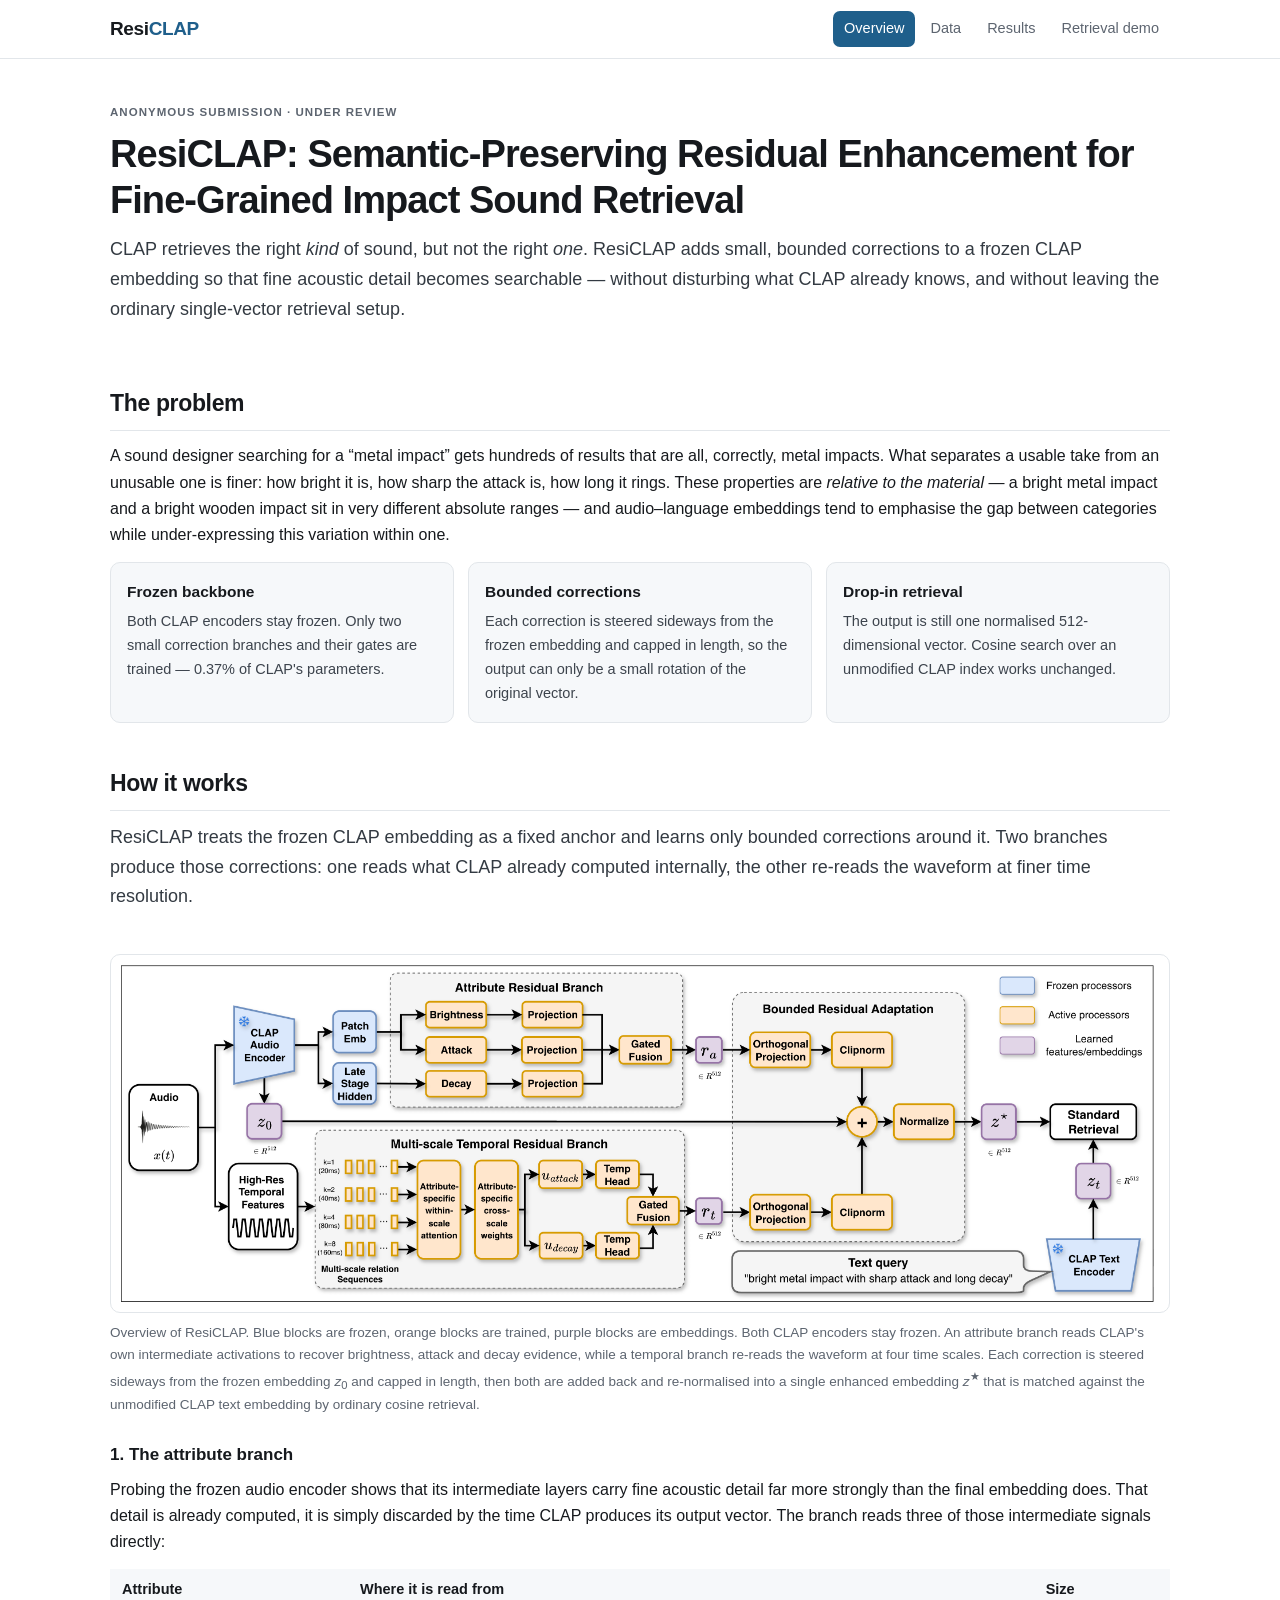
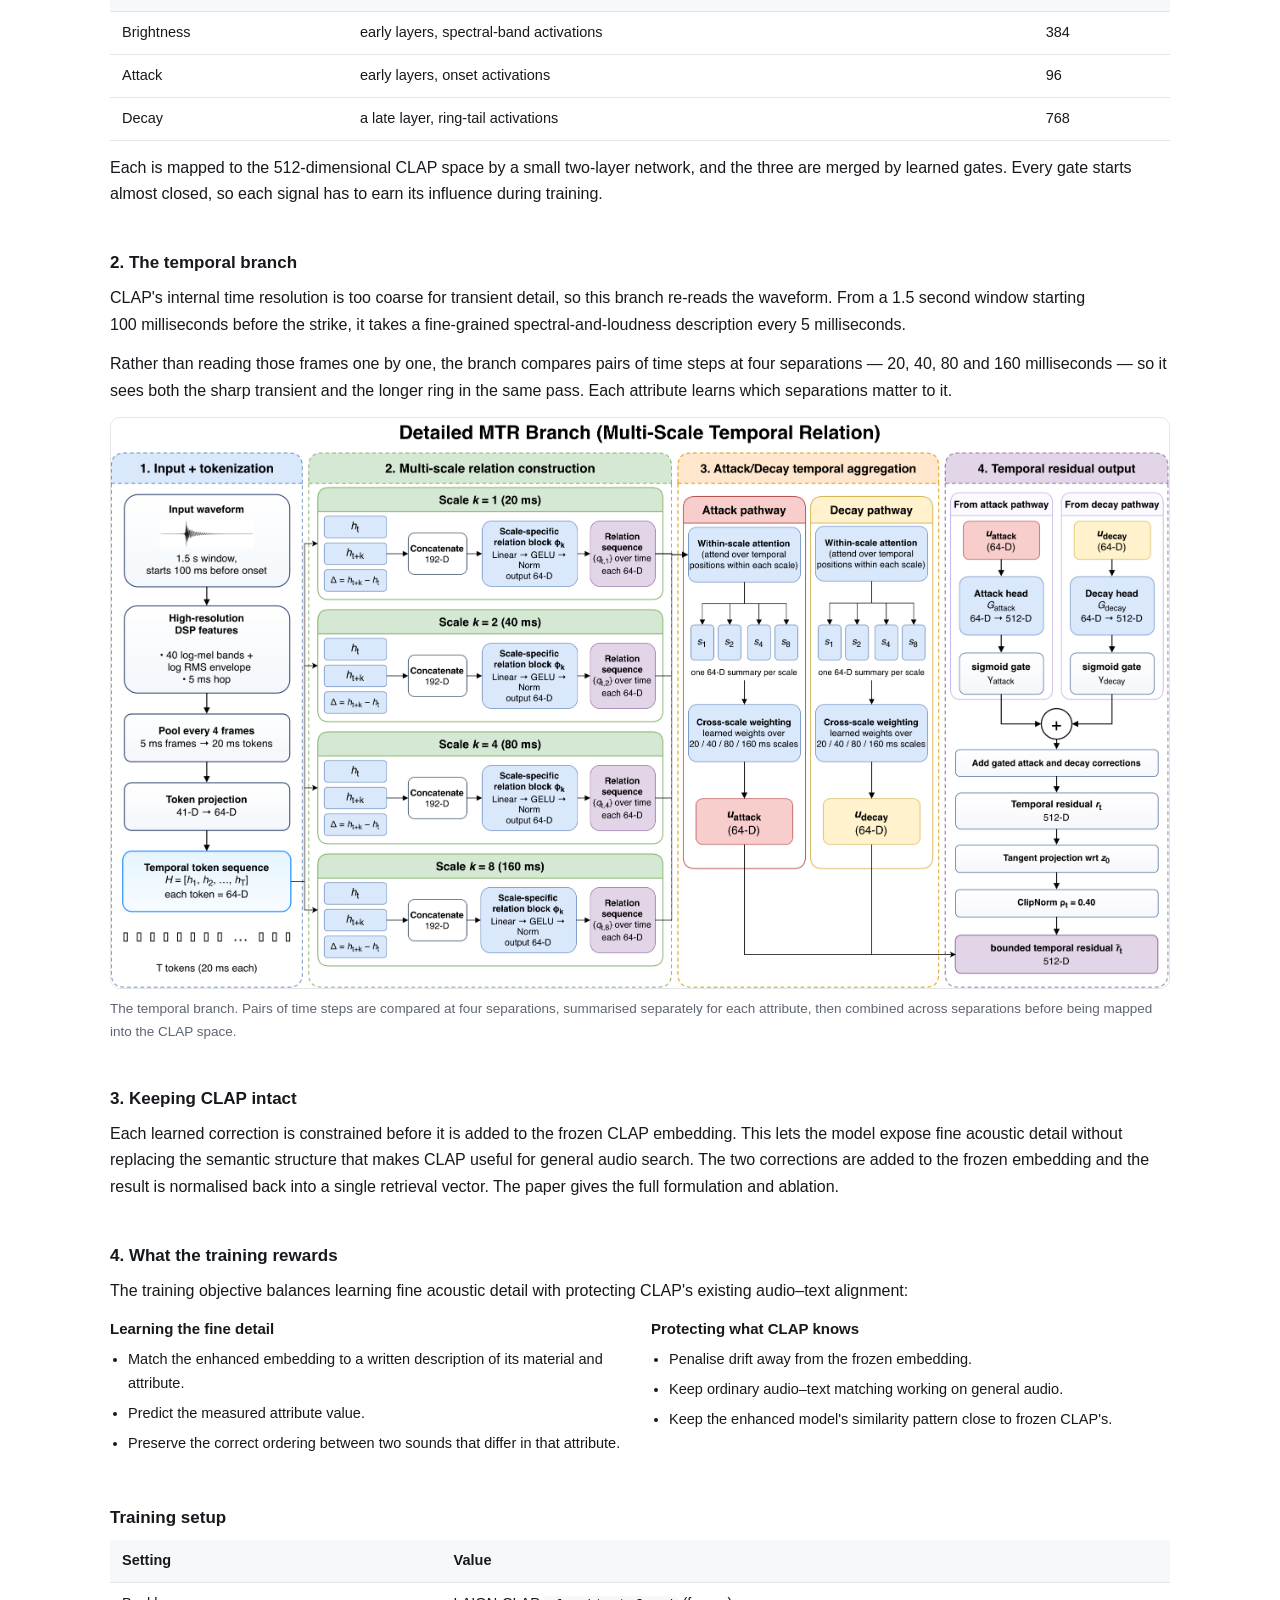
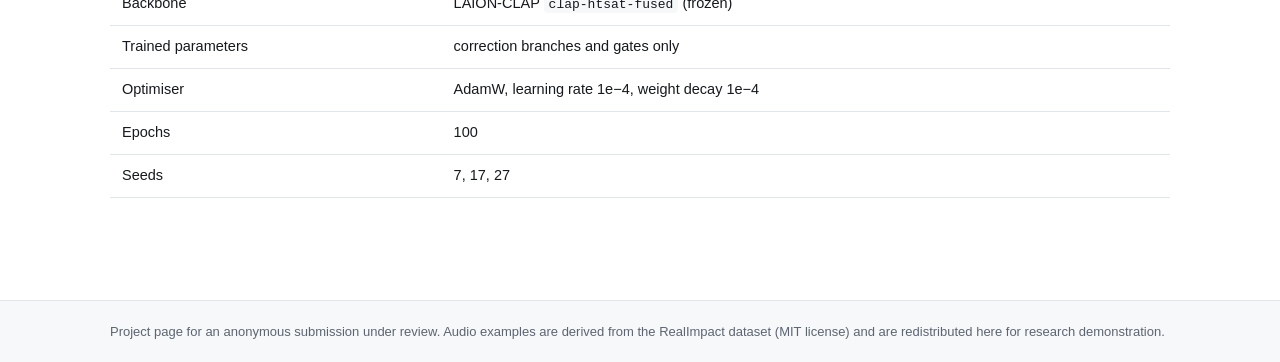
<file: index.html>
<!DOCTYPE html>
<html lang="en">
<head>
<meta charset="utf-8">
<meta name="viewport" content="width=device-width, initial-scale=1">
<title>ResiCLAP: Semantic-Preserving Residual Enhancement for Fine-Grained Impact Sound Retrieval</title>
<meta name="description" content="Project page for ResiCLAP: Semantic-Preserving Residual Enhancement for Fine-Grained Impact Sound Retrieval">
<link rel="stylesheet" href="assets/css/site.css">
</head>
<body>
<header class="topbar">
  <div class="wrap">
    <a class="brand" href="index.html">Resi<span>CLAP</span></a>
    <nav><a href="index.html" class="active">Overview</a><a href="dataset.html">Data</a><a href="results.html">Results</a><a href="demo.html">Retrieval demo</a></nav>
  </div>
</header>
<main class="wrap">

<section class="hero">
  <p class="eyebrow">Anonymous submission &middot; under review</p>
  <h1>ResiCLAP: Semantic-Preserving Residual Enhancement for Fine-Grained Impact Sound Retrieval</h1>
  <p class="lede">CLAP retrieves the right <em>kind</em> of sound, but not the
  right <em>one</em>. ResiCLAP adds small, bounded corrections to a frozen CLAP
  embedding so that fine acoustic detail becomes searchable &mdash; without
  disturbing what CLAP already knows, and without leaving the ordinary
  single-vector retrieval setup.</p>
</section>

<section>
  <h2>The problem</h2>
  <p>A sound designer searching for a &ldquo;metal impact&rdquo; gets hundreds
  of results that are all, correctly, metal impacts. What separates a usable
  take from an unusable one is finer: how bright it is, how sharp the attack
  is, how long it rings. These properties are <em>relative to the material</em>
  &mdash; a bright metal impact and a bright wooden impact sit in very
  different absolute ranges &mdash; and audio&ndash;language embeddings tend to
  emphasise the gap between categories while under-expressing this variation
  within one.</p>

  <div class="cards">
    <div class="card">
      <h3>Frozen backbone</h3>
      <p>Both CLAP encoders stay frozen. Only two small correction branches and
      their gates are trained &mdash; 0.37% of CLAP's parameters.</p>
    </div>
    <div class="card">
      <h3>Bounded corrections</h3>
      <p>Each correction is steered sideways from the frozen embedding and
      capped in length, so the output can only be a small rotation of the
      original vector.</p>
    </div>
    <div class="card">
      <h3>Drop-in retrieval</h3>
      <p>The output is still one normalised 512-dimensional vector. Cosine
      search over an unmodified CLAP index works unchanged.</p>
    </div>
  </div>
</section>

<section id="method">
  <h2>How it works</h2>
  <p class="lede">ResiCLAP treats the frozen CLAP embedding as a fixed anchor
  and learns only bounded corrections around it. Two branches produce those
  corrections: one reads what CLAP already computed internally, the other
  re-reads the waveform at finer time resolution.</p>
</section>

<figure class="fig wide">
  <img src="assets/img/architecture.png" alt="Overview of ResiCLAP. Blue blocks are frozen, orange blocks are trained, purple blocks are embeddings. Both CL" loading="lazy">
  <figcaption>Overview of ResiCLAP. Blue blocks are frozen, orange blocks are trained, purple blocks are embeddings. Both CLAP encoders stay frozen. An attribute branch reads CLAP's own intermediate activations to recover brightness, attack and decay evidence, while a temporal branch re-reads the waveform at four time scales. Each correction is steered sideways from the frozen embedding <em>z</em><sub>0</sub> and capped in length, then both are added back and re-normalised into a single enhanced embedding <em>z</em><sup>&#9733;</sup> that is matched against the unmodified CLAP text embedding by ordinary cosine retrieval.</figcaption>
</figure>

<section>
  <h3>1. The attribute branch</h3>
  <p>Probing the frozen audio encoder shows that its intermediate layers carry
  fine acoustic detail far more strongly than the final embedding does. That
  detail is already computed, it is simply discarded by the time CLAP produces
  its output vector. The branch reads three of those intermediate signals
  directly:</p>
  <div class="tablewrap"><table><thead><tr><th>Attribute</th><th>Where it is read from</th><th>Size</th></tr></thead><tbody><tr><td>Brightness</td><td>early layers, spectral-band activations</td><td>384</td></tr><tr><td>Attack</td><td>early layers, onset activations</td><td>96</td></tr><tr><td>Decay</td><td>a late layer, ring-tail activations</td><td>768</td></tr></tbody></table></div>
  <p>Each is mapped to the 512-dimensional CLAP space by a small two-layer
  network, and the three are merged by learned gates. Every gate starts almost
  closed, so each signal has to earn its influence during training.</p>
</section>

<section>
  <h3>2. The temporal branch</h3>
  <p>CLAP's internal time resolution is too coarse for transient detail, so
  this branch re-reads the waveform. From a 1.5&nbsp;second window starting
  100&nbsp;milliseconds before the strike, it takes a fine-grained
  spectral-and-loudness description every 5&nbsp;milliseconds.</p>
  <p>Rather than reading those frames one by one, the branch compares pairs of
  time steps at four separations &mdash; 20, 40, 80 and 160&nbsp;milliseconds
  &mdash; so it sees both the sharp transient and the longer ring in the same
  pass. Each attribute learns which separations matter to it.</p>
  <figure class="fig ">
  <img src="assets/img/temporal_branch.png" alt="The temporal branch. Pairs of time steps are compared at four separations, summarised separately for each attr" loading="lazy">
  <figcaption>The temporal branch. Pairs of time steps are compared at four separations, summarised separately for each attribute, then combined across separations before being mapped into the CLAP space.</figcaption>
</figure>
</section>

<section>
  <h3>3. Keeping CLAP intact</h3>
  <p>Each learned correction is constrained before it is added to the frozen
  CLAP embedding. This lets the model expose fine acoustic detail without
  replacing the semantic structure that makes CLAP useful for general audio
  search. The two corrections are added to the frozen embedding and the result
  is normalised back into a single retrieval vector. The paper gives the full
  formulation and ablation.</p>
</section>

<section>
  <h3>4. What the training rewards</h3>
  <p>The training objective balances learning fine acoustic detail with
  protecting CLAP's existing audio&ndash;text alignment:</p>
  <div class="cols">
    <div>
      <h4>Learning the fine detail</h4>
      <ul>
        <li>Match the enhanced embedding to a written description of its
        material and attribute.</li>
        <li>Predict the measured attribute value.</li>
        <li>Preserve the correct ordering between two sounds that differ in
        that attribute.</li>
      </ul>
    </div>
    <div>
      <h4>Protecting what CLAP knows</h4>
      <ul>
        <li>Penalise drift away from the frozen embedding.</li>
        <li>Keep ordinary audio&ndash;text matching working on general
        audio.</li>
        <li>Keep the enhanced model's similarity pattern close to frozen
        CLAP's.</li>
      </ul>
    </div>
  </div>
</section>

<section>
  <h3>Training setup</h3>
  <div class="tablewrap"><table><thead><tr><th>Setting</th><th>Value</th></tr></thead><tbody><tr><td>Backbone</td><td>LAION-CLAP <code>clap-htsat-fused</code> (frozen)</td></tr><tr><td>Trained parameters</td><td>correction branches and gates only</td></tr><tr><td>Optimiser</td><td>AdamW, learning rate 1e&minus;4, weight decay 1e&minus;4</td></tr><tr><td>Epochs</td><td>100</td></tr><tr><td>Seeds</td><td>7, 17, 27</td></tr></tbody></table></div>
</section>

</main>
<footer class="footer">
  <div class="wrap">
    <p>Project page for an anonymous submission under review. Audio examples are
    derived from the RealImpact dataset (MIT license) and are redistributed here
    for research demonstration.</p>
  </div>
</footer>
<script src="assets/js/data-retrieval.js"></script>
<script src="assets/js/site.js"></script>
</body>
</html>
</file>
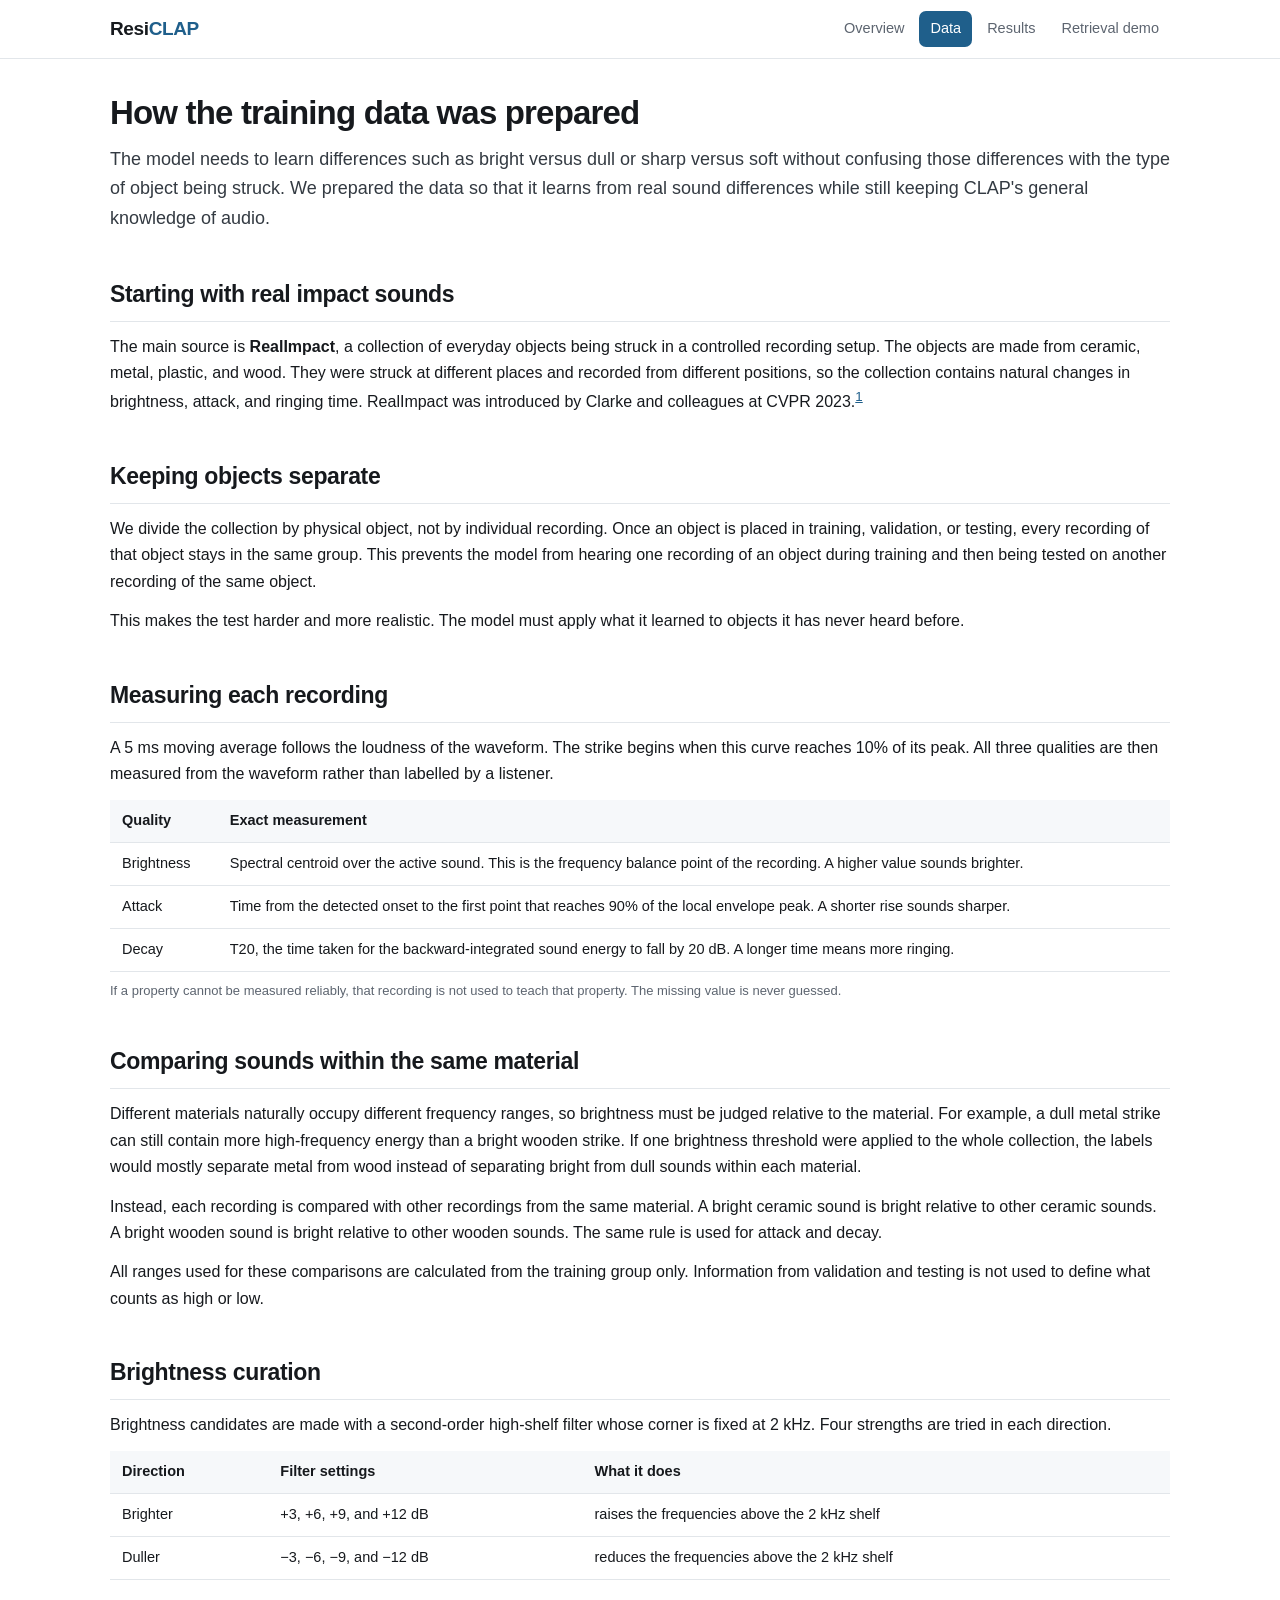
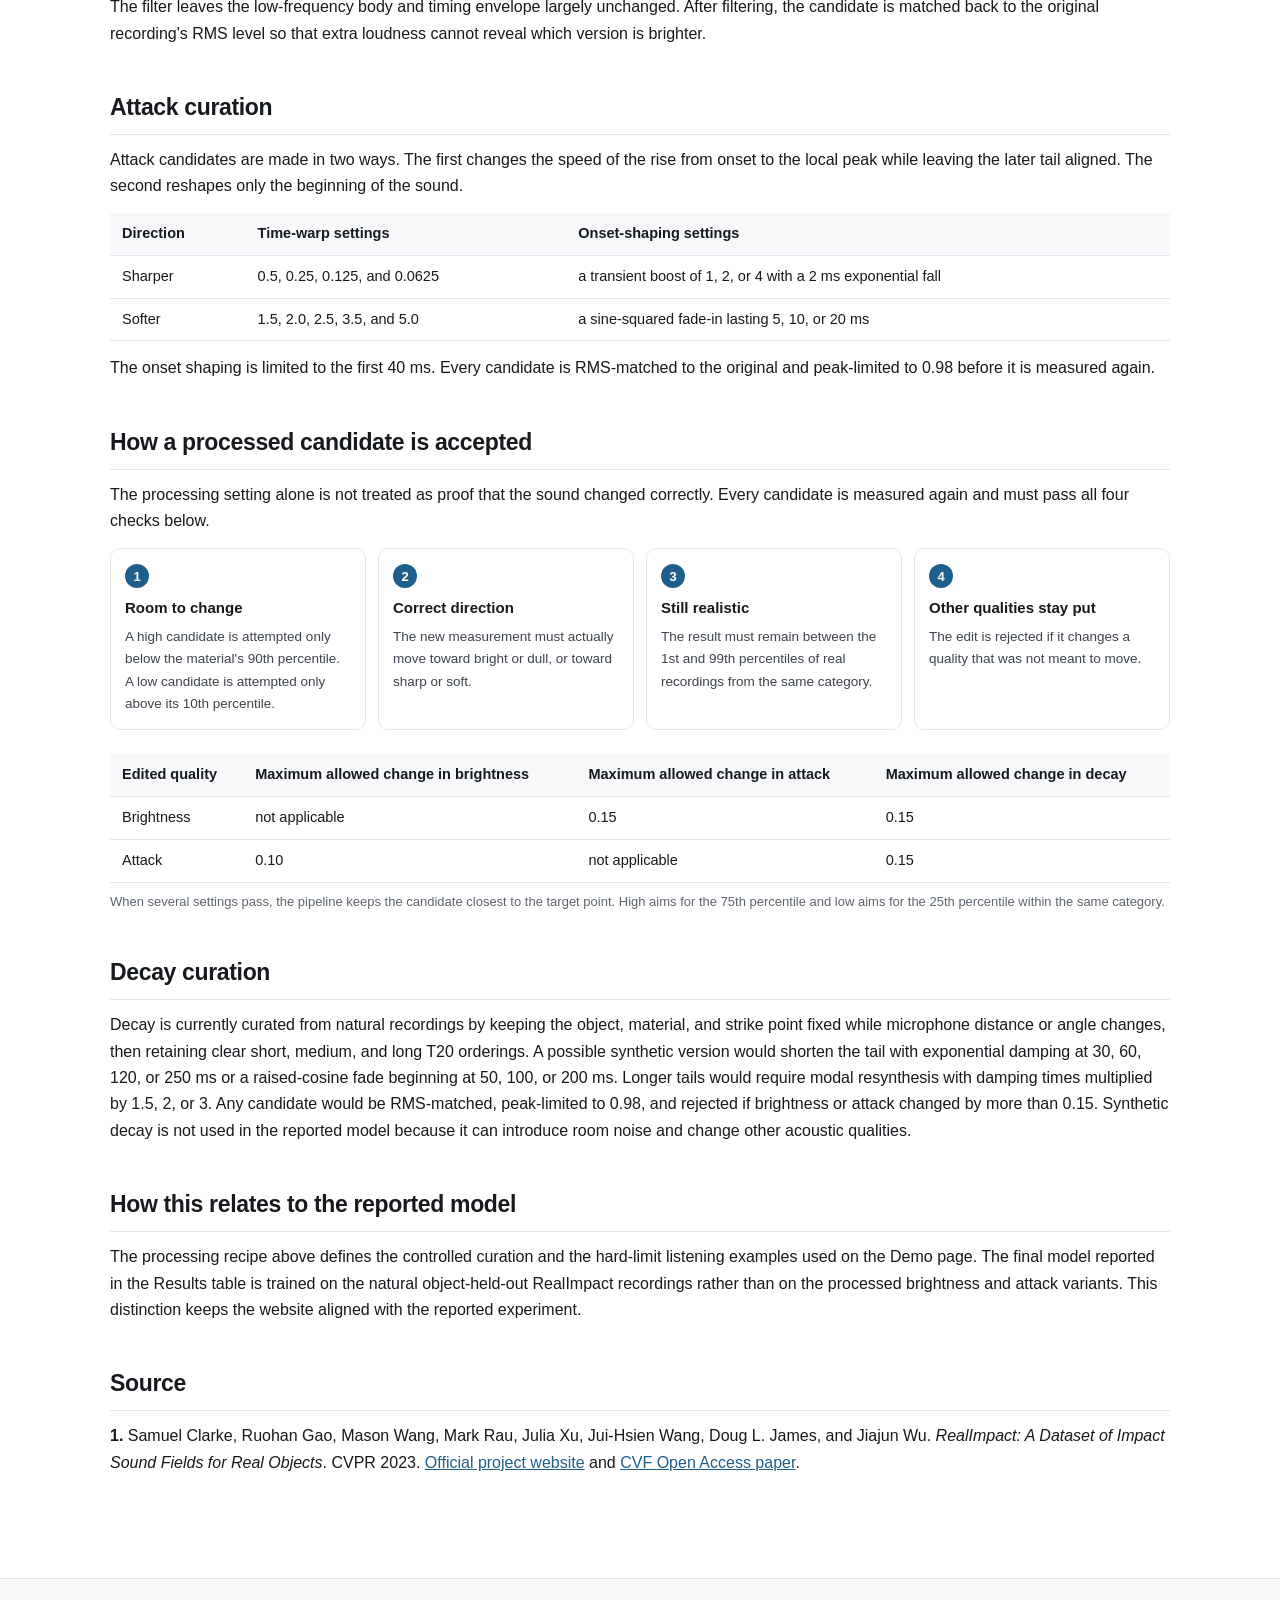
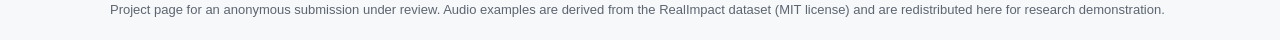
<file: dataset.html>
<!DOCTYPE html>
<html lang="en">
<head>
<meta charset="utf-8">
<meta name="viewport" content="width=device-width, initial-scale=1">
<title>Data &amp;middot; ResiCLAP: Semantic-Preserving Residual Enhancement for Fine-Grained Impact Sound Retrieval</title>
<meta name="description" content="Project page for ResiCLAP: Semantic-Preserving Residual Enhancement for Fine-Grained Impact Sound Retrieval">
<link rel="stylesheet" href="assets/css/site.css">
</head>
<body>
<header class="topbar">
  <div class="wrap">
    <a class="brand" href="index.html">Resi<span>CLAP</span></a>
    <nav><a href="index.html">Overview</a><a href="dataset.html" class="active">Data</a><a href="results.html">Results</a><a href="demo.html">Retrieval demo</a></nav>
  </div>
</header>
<main class="wrap">

<section>
  <h1>How the training data was prepared</h1>
  <p class="lede">The model needs to learn differences such as bright versus
  dull or sharp versus soft without confusing those differences with the type
  of object being struck. We prepared the data so that it learns from real
  sound differences while still keeping CLAP's general knowledge of audio.</p>
</section>

<section>
  <h2>Starting with real impact sounds</h2>
  <p>The main source is <strong>RealImpact</strong>, a collection of everyday
  objects being struck in a controlled recording setup. The objects are made
  from ceramic, metal, plastic, and wood. They were struck at different places
  and recorded from different positions, so the collection contains natural
  changes in brightness, attack, and ringing time. RealImpact was introduced by
  Clarke and colleagues at CVPR 2023.<sup><a href="#realimpact-source">1</a></sup></p>
</section>

<section>
  <h2>Keeping objects separate</h2>
  <p>We divide the collection by physical object, not by individual recording.
  Once an object is placed in training, validation, or testing, every recording
  of that object stays in the same group. This prevents the model from hearing
  one recording of an object during training and then being tested on another
  recording of the same object.</p>
  <p>This makes the test harder and more realistic. The model must apply what
  it learned to objects it has never heard before.</p>
</section>

<section id="curation">
  <h2>Measuring each recording</h2>
  <p>A 5&nbsp;ms moving average follows the loudness of the waveform. The strike
  begins when this curve reaches 10% of its peak. All three qualities are then
  measured from the waveform rather than labelled by a listener.</p>
  <div class="tablewrap"><table><thead><tr><th>Quality</th><th>Exact measurement</th></tr></thead><tbody><tr><td>Brightness</td><td>Spectral centroid over the active sound. This is the frequency balance point of the recording. A higher value sounds brighter.</td></tr><tr><td>Attack</td><td>Time from the detected onset to the first point that reaches 90% of the local envelope peak. A shorter rise sounds sharper.</td></tr><tr><td>Decay</td><td>T20, the time taken for the backward-integrated sound energy to fall by 20&nbsp;dB. A longer time means more ringing.</td></tr></tbody></table><p class="tnote">If a property cannot be measured reliably, that recording is not used to teach that property. The missing value is never guessed.</p></div>
</section>

<section>
  <h2>Comparing sounds within the same material</h2>
  <p>Different materials naturally occupy different frequency ranges, so
  brightness must be judged relative to the material. For example, a dull
  metal strike can still contain more high-frequency energy than a bright
  wooden strike. If one brightness threshold were applied to the whole
  collection, the labels would mostly separate metal from wood instead of
  separating bright from dull sounds within each material.</p>
  <p>Instead, each recording is compared with other recordings from the same
  material. A bright ceramic sound is bright relative to other ceramic sounds.
  A bright wooden sound is bright relative to other wooden sounds. The same
  rule is used for attack and decay.</p>
  <p>All ranges used for these comparisons are calculated from the training
  group only. Information from validation and testing is not used to define
  what counts as high or low.</p>
</section>

<section>
  <h2>Brightness curation</h2>
  <p>Brightness candidates are made with a second-order high-shelf filter whose
  corner is fixed at 2&nbsp;kHz. Four strengths are tried in each direction.</p>
  <div class="tablewrap"><table><thead><tr><th>Direction</th><th>Filter settings</th><th>What it does</th></tr></thead><tbody><tr><td>Brighter</td><td>+3, +6, +9, and +12&nbsp;dB</td><td>raises the frequencies above the 2&nbsp;kHz shelf</td></tr><tr><td>Duller</td><td>&minus;3, &minus;6, &minus;9, and &minus;12&nbsp;dB</td><td>reduces the frequencies above the 2&nbsp;kHz shelf</td></tr></tbody></table></div>
  <p>The filter leaves the low-frequency body and timing envelope largely
  unchanged. After filtering, the candidate is matched back to the original
  recording's RMS level so that extra loudness cannot reveal which version is
  brighter.</p>
</section>

<section>
  <h2>Attack curation</h2>
  <p>Attack candidates are made in two ways. The first changes the speed of the
  rise from onset to the local peak while leaving the later tail aligned. The
  second reshapes only the beginning of the sound.</p>
  <div class="tablewrap"><table><thead><tr><th>Direction</th><th>Time-warp settings</th><th>Onset-shaping settings</th></tr></thead><tbody><tr><td>Sharper</td><td>0.5, 0.25, 0.125, and 0.0625</td><td>a transient boost of 1, 2, or 4 with a 2&nbsp;ms exponential fall</td></tr><tr><td>Softer</td><td>1.5, 2.0, 2.5, 3.5, and 5.0</td><td>a sine-squared fade-in lasting 5, 10, or 20&nbsp;ms</td></tr></tbody></table></div>
  <p>The onset shaping is limited to the first 40&nbsp;ms. Every candidate is
  RMS-matched to the original and peak-limited to 0.98 before it is measured
  again.</p>
</section>

<section>
  <h2>How a processed candidate is accepted</h2>
  <p>The processing setting alone is not treated as proof that the sound
  changed correctly. Every candidate is measured again and must pass all four
  checks below.</p>
  <div class="pipeline">
    <div class="stage"><span>1</span><h3>Room to change</h3>
      <p>A high candidate is attempted only below the material's 90th
      percentile. A low candidate is attempted only above its 10th
      percentile.</p></div>
    <div class="stage"><span>2</span><h3>Correct direction</h3>
      <p>The new measurement must actually move toward bright or dull, or
      toward sharp or soft.</p></div>
    <div class="stage"><span>3</span><h3>Still realistic</h3>
      <p>The result must remain between the 1st and 99th percentiles of real
      recordings from the same category.</p></div>
    <div class="stage"><span>4</span><h3>Other qualities stay put</h3>
      <p>The edit is rejected if it changes a quality that was not meant to
      move.</p></div>
  </div>
  <div class="tablewrap"><table><thead><tr><th>Edited quality</th><th>Maximum allowed change in brightness</th><th>Maximum allowed change in attack</th><th>Maximum allowed change in decay</th></tr></thead><tbody><tr><td>Brightness</td><td>not applicable</td><td>0.15</td><td>0.15</td></tr><tr><td>Attack</td><td>0.10</td><td>not applicable</td><td>0.15</td></tr></tbody></table><p class="tnote">When several settings pass, the pipeline keeps the candidate closest to the target point. High aims for the 75th percentile and low aims for the 25th percentile within the same category.</p></div>
</section>

<section>
  <h2>Decay curation</h2>
  <p>Decay is currently curated from natural recordings by keeping the object,
  material, and strike point fixed while microphone distance or angle changes,
  then retaining clear short, medium, and long T20 orderings. A possible
  synthetic version would shorten the tail with exponential damping at 30, 60,
  120, or 250&nbsp;ms or a raised-cosine fade beginning at 50, 100, or
  200&nbsp;ms. Longer tails would require modal resynthesis with damping times
  multiplied by 1.5, 2, or 3. Any candidate would be RMS-matched,
  peak-limited to 0.98, and rejected if brightness or attack changed by more
  than 0.15. Synthetic decay is not used in the reported model because it can
  introduce room noise and change other acoustic qualities.</p>
</section>

<section>
  <h2>How this relates to the reported model</h2>
  <p>The processing recipe above defines the controlled curation and the
  hard-limit listening examples used on the Demo page. The final model reported
  in the Results table is trained on the natural object-held-out RealImpact
  recordings rather than on the processed brightness and attack variants.
  This distinction keeps the website aligned with the reported experiment.</p>
</section>

<section id="realimpact-source">
  <h2>Source</h2>
  <p><strong>1.</strong> Samuel Clarke, Ruohan Gao, Mason Wang, Mark Rau, Julia
  Xu, Jui-Hsien Wang, Doug L. James, and Jiajun Wu.
  <em>RealImpact: A Dataset of Impact Sound Fields for Real Objects</em>.
  CVPR 2023. <a href="https://samuelpclarke.com/realimpact/">Official project
  website</a> and <a href="https://openaccess.thecvf.com/content/CVPR2023/html/Clarke_RealImpact_A_Dataset_of_Impact_Sound_Fields_for_Real_Objects_CVPR_2023_paper.html">CVF
  Open Access paper</a>.</p>
</section>

</main>
<footer class="footer">
  <div class="wrap">
    <p>Project page for an anonymous submission under review. Audio examples are
    derived from the RealImpact dataset (MIT license) and are redistributed here
    for research demonstration.</p>
  </div>
</footer>
<script src="assets/js/data-retrieval.js"></script>
<script src="assets/js/site.js"></script>
</body>
</html>
</file>
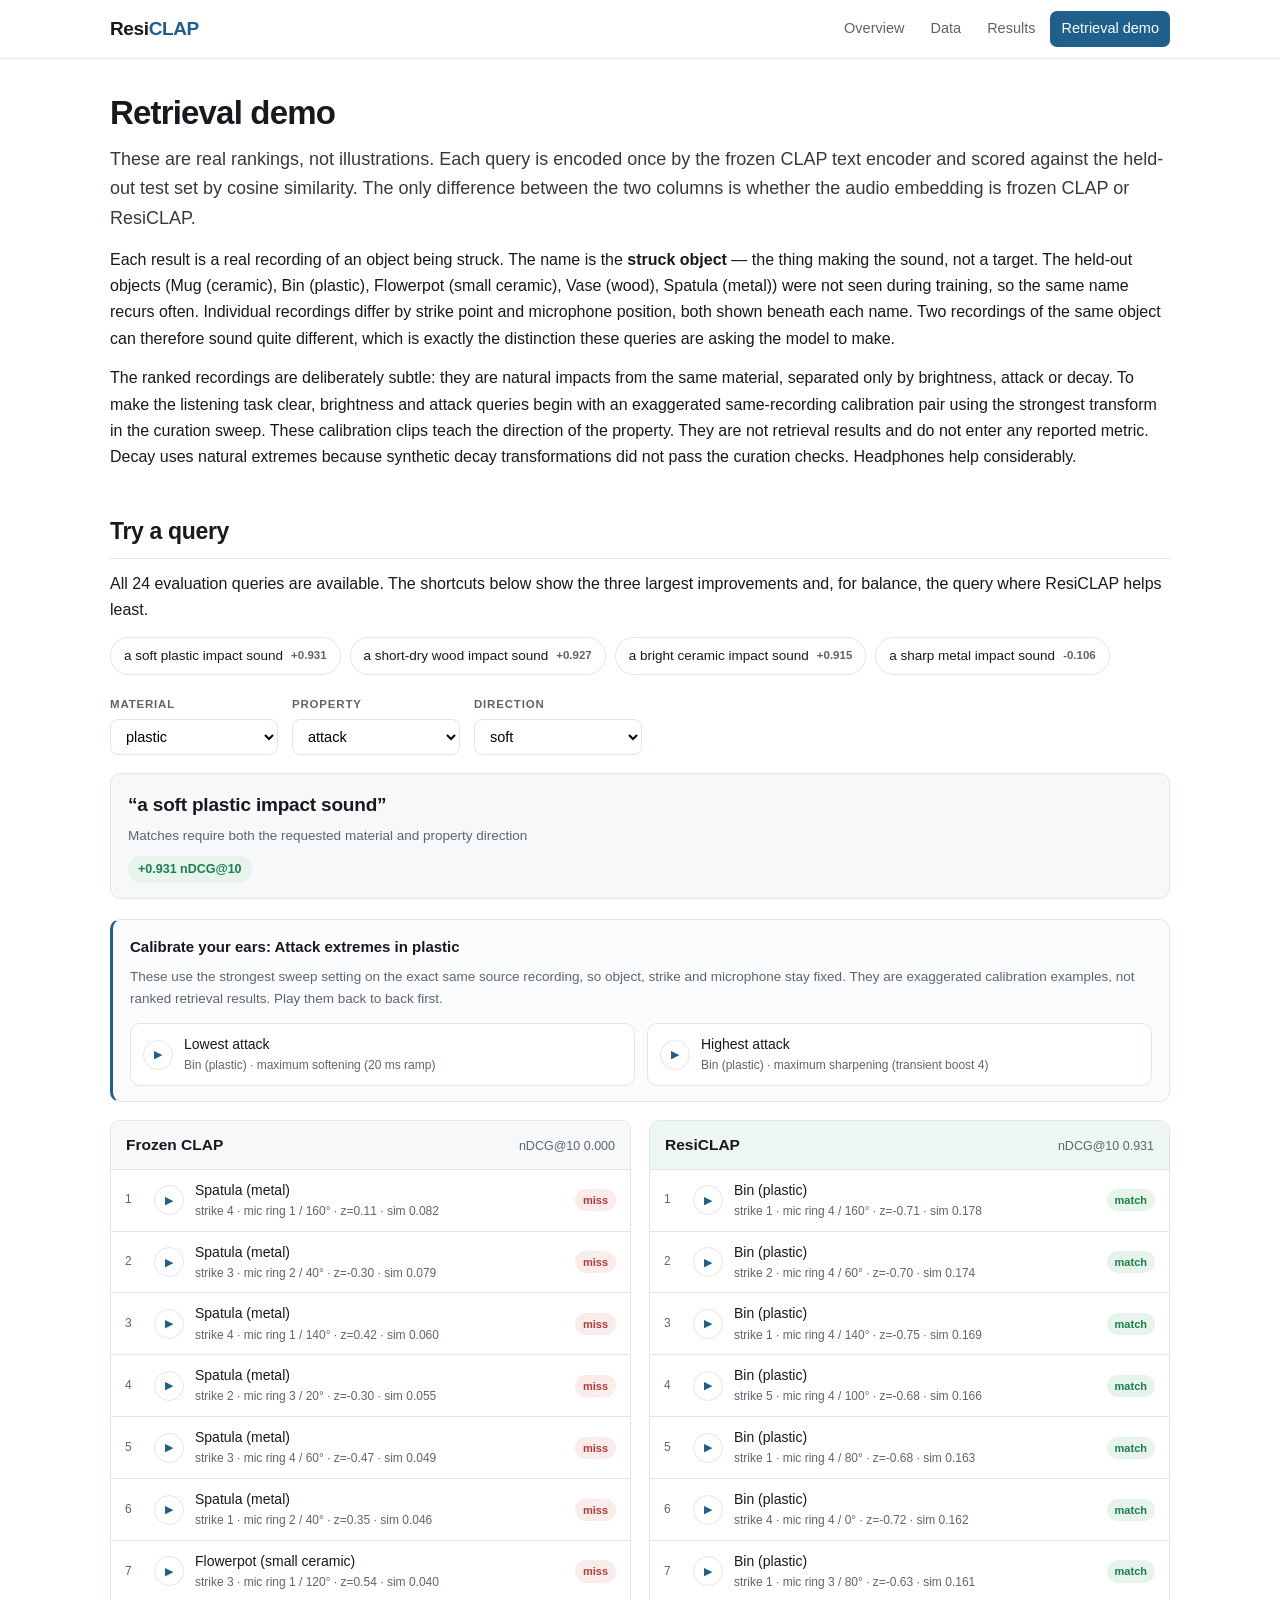
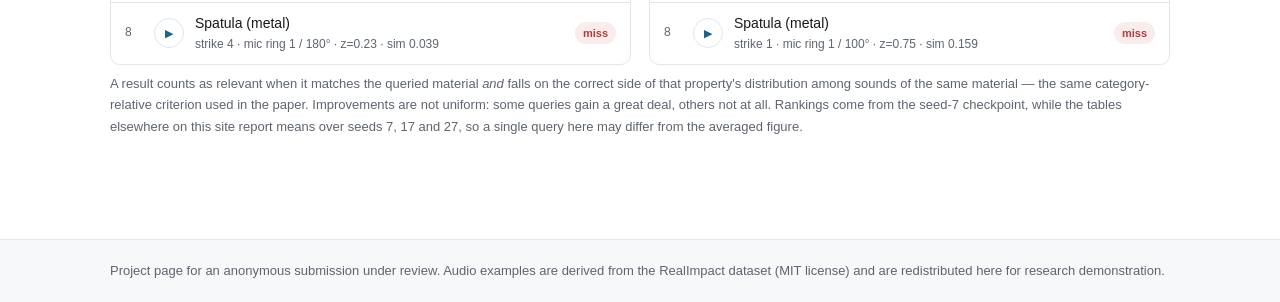
<file: demo.html>
<!DOCTYPE html>
<html lang="en">
<head>
<meta charset="utf-8">
<meta name="viewport" content="width=device-width, initial-scale=1">
<title>Retrieval demo &amp;middot; ResiCLAP: Semantic-Preserving Residual Enhancement for Fine-Grained Impact Sound Retrieval</title>
<meta name="description" content="Project page for ResiCLAP: Semantic-Preserving Residual Enhancement for Fine-Grained Impact Sound Retrieval">
<link rel="stylesheet" href="assets/css/site.css">
</head>
<body>
<header class="topbar">
  <div class="wrap">
    <a class="brand" href="index.html">Resi<span>CLAP</span></a>
    <nav><a href="index.html">Overview</a><a href="dataset.html">Data</a><a href="results.html">Results</a><a href="demo.html" class="active">Retrieval demo</a></nav>
  </div>
</header>
<main class="wrap">

<section>
  <h1>Retrieval demo</h1>
  <p class="lede">These are real rankings, not illustrations. Each query is
  encoded once by the frozen CLAP text encoder and scored against the held-out
  test set by cosine similarity. The only difference between the two columns is
  whether the audio embedding is frozen CLAP or ResiCLAP.</p>
  <p>Each result is a real recording of an object being struck. The name is the
  <strong>struck object</strong> &mdash; the thing making the sound, not a
  target. The held-out objects (Mug (ceramic), Bin (plastic), Flowerpot (small ceramic), Vase (wood), Spatula (metal)) were not seen during training, so
  the same name recurs often. Individual recordings differ by strike point and
  microphone position, both shown beneath each name. Two recordings of the same
  object can therefore sound quite different, which is exactly the distinction
  these queries are asking the model to make.</p>
  <p>The ranked recordings are deliberately subtle: they are natural impacts
  from the same material, separated only by brightness, attack or decay. To
  make the listening task clear, brightness and attack queries begin with an
  exaggerated same-recording calibration pair using the strongest transform
  in the curation sweep. These calibration clips teach the direction of the
  property. They are not retrieval results and do not enter any reported
  metric. Decay uses natural extremes because synthetic decay transformations
  did not pass the curation checks. Headphones help considerably.</p>
</section>

<section>
  <h2>Try a query</h2>
  <p>All 24 evaluation queries are available. The shortcuts below show the three
  largest improvements and, for balance, the query where ResiCLAP helps least.</p>
  <div class="chips"><button class="chip" data-material="plastic" data-factor="attack" data-direction="low">a soft plastic impact sound<span>+0.931</span></button><button class="chip" data-material="wood" data-factor="decay" data-direction="low">a short-dry wood impact sound<span>+0.927</span></button><button class="chip" data-material="ceramic" data-factor="brightness" data-direction="high">a bright ceramic impact sound<span>+0.915</span></button><button class="chip" data-material="metal" data-factor="attack" data-direction="high">a sharp metal impact sound<span>-0.106</span></button></div>

  <div class="controls">
    <div class="control">
      <label for="material">Material</label>
      <select id="material"></select>
    </div>
    <div class="control">
      <label for="factor">Property</label>
      <select id="factor"></select>
    </div>
    <div class="control">
      <label for="direction">Direction</label>
      <select id="direction"></select>
    </div>
  </div>

  <div id="query-summary" class="qsummary"></div>
  <div id="anchors" class="anchors"></div>
  <div id="results" class="compare"></div>

  <p class="tnote">A result counts as relevant when it matches the queried
  material <em>and</em> falls on the correct side of that property's
  distribution among sounds of the same material &mdash; the same
  category-relative criterion used in the paper. Improvements are not uniform:
  some queries gain a great deal, others not at all. Rankings come from the
  seed-7 checkpoint, while the tables elsewhere on this site report means over
  seeds 7, 17 and 27, so a single query here may differ from the averaged
  figure.</p>
</section>

<script>
window.DEMO_DEFAULT = {"material": "plastic", "factor": "attack", "direction": "low"};
</script>

</main>
<footer class="footer">
  <div class="wrap">
    <p>Project page for an anonymous submission under review. Audio examples are
    derived from the RealImpact dataset (MIT license) and are redistributed here
    for research demonstration.</p>
  </div>
</footer>
<script src="assets/js/data-retrieval.js"></script>
<script src="assets/js/site.js"></script>
</body>
</html>
</file>
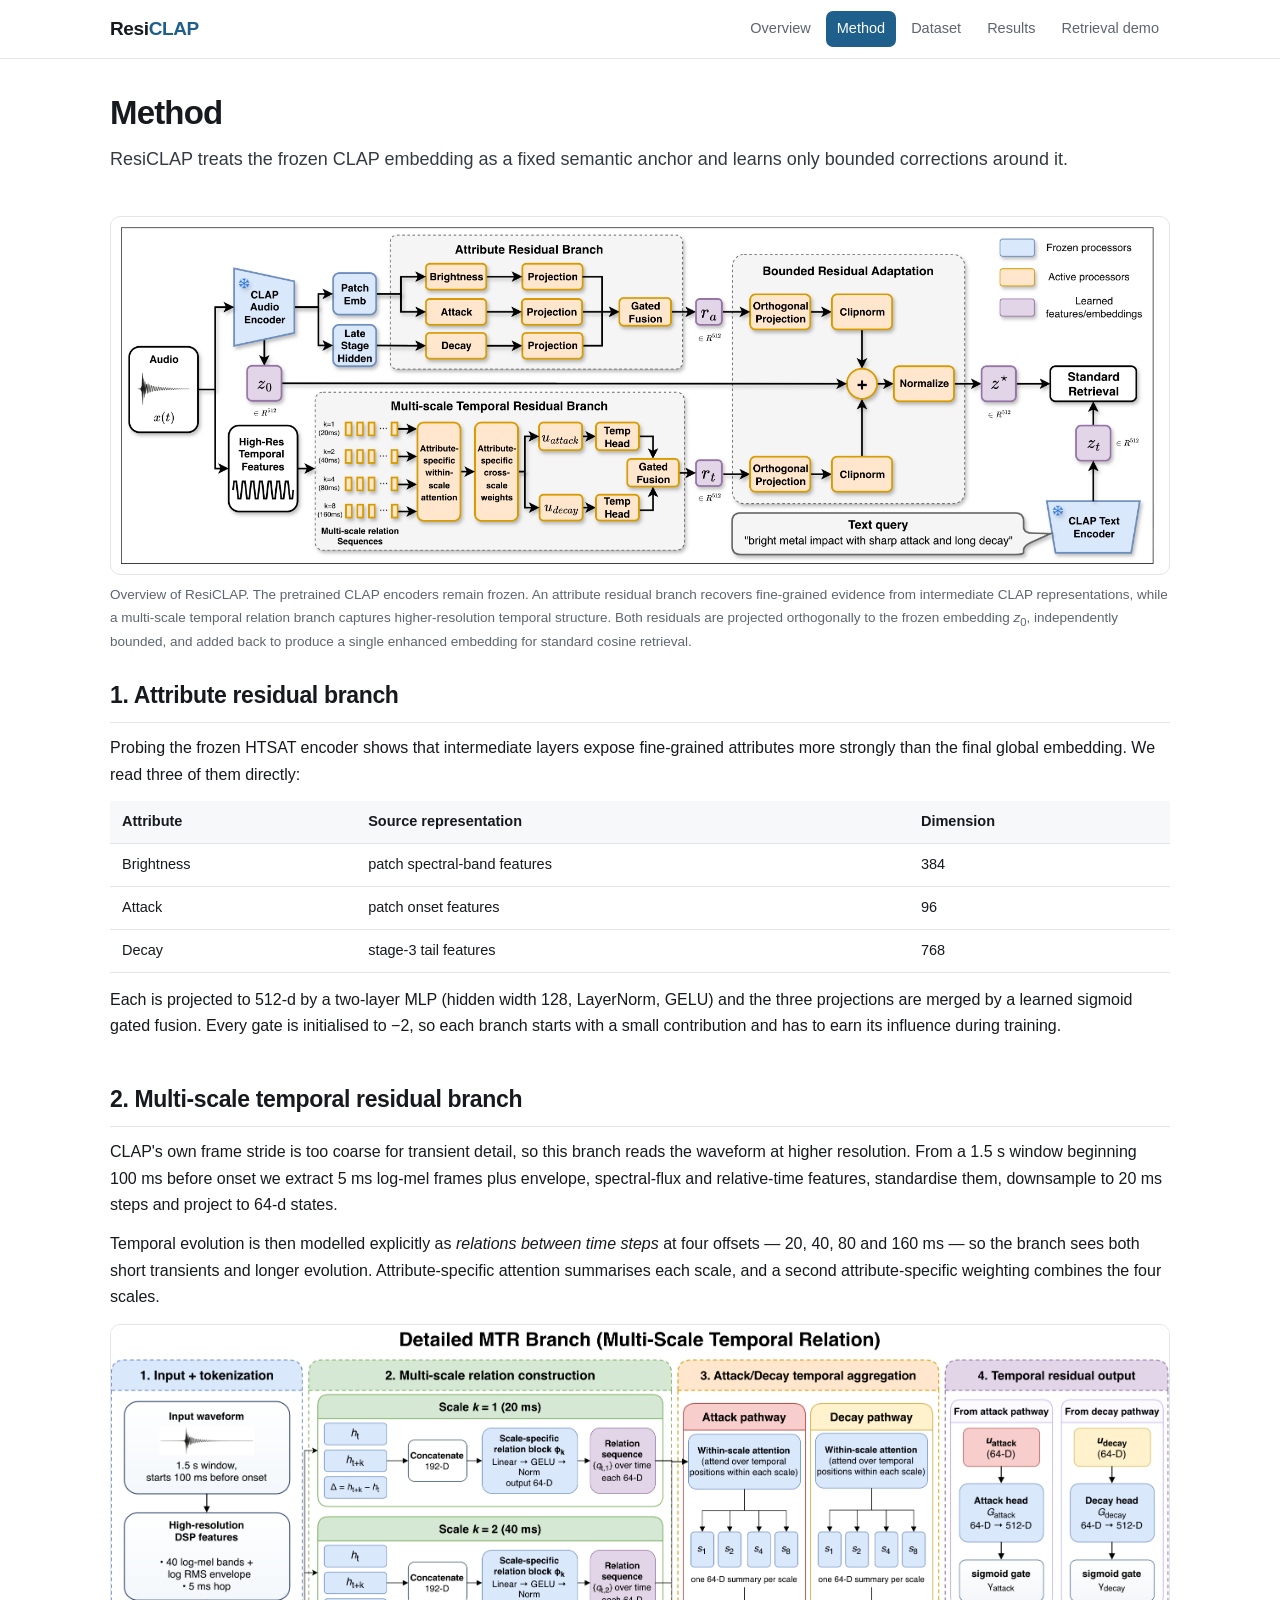
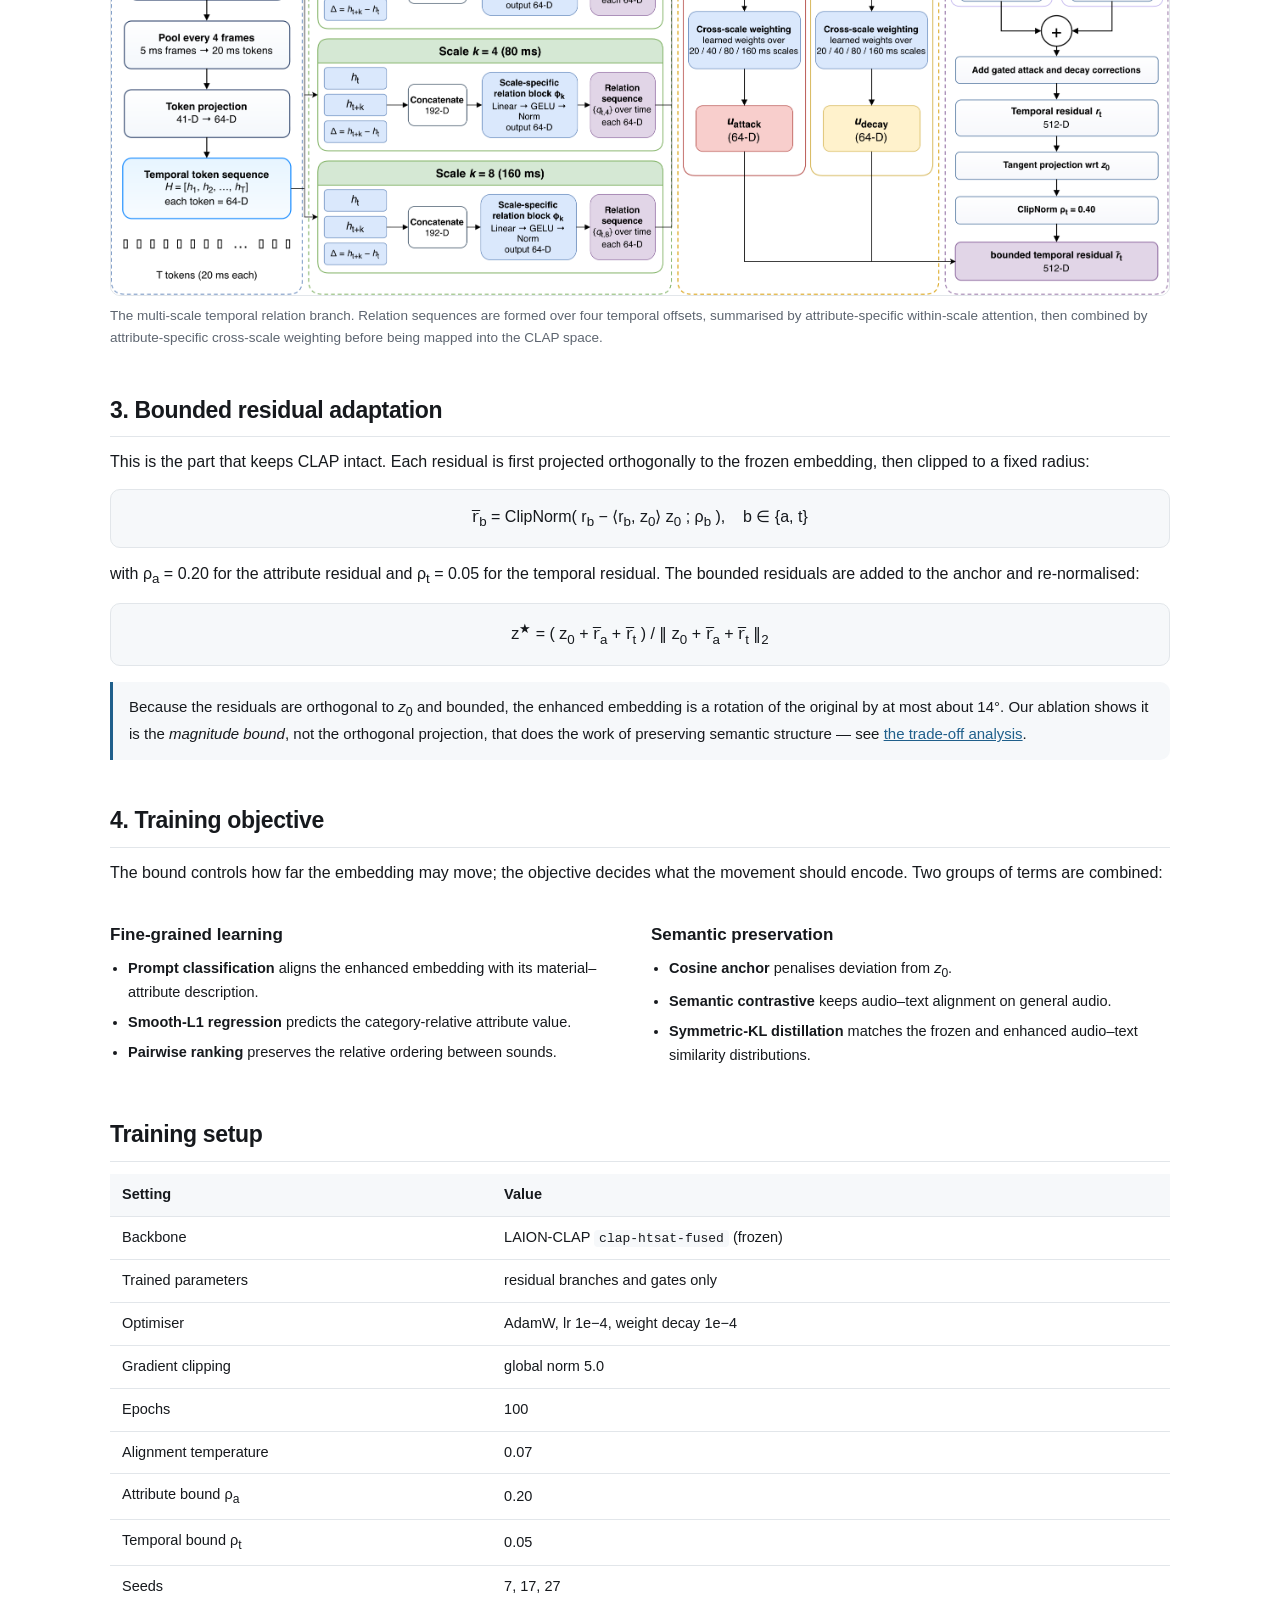
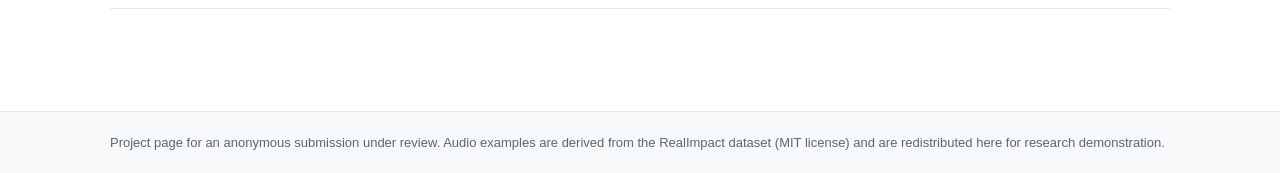
<file: method.html>
<!DOCTYPE html>
<html lang="en">
<head>
<meta charset="utf-8">
<meta name="viewport" content="width=device-width, initial-scale=1">
<title>Method &amp;middot; ResiCLAP: Semantic-Preserving Residual Enhancement for Fine-Grained Impact Sound Retrieval</title>
<meta name="description" content="Project page for ResiCLAP: Semantic-Preserving Residual Enhancement for Fine-Grained Impact Sound Retrieval">
<link rel="stylesheet" href="assets/css/site.css">
</head>
<body>
<header class="topbar">
  <div class="wrap">
    <a class="brand" href="index.html">Resi<span>CLAP</span></a>
    <nav><a href="index.html">Overview</a><a href="method.html" class="active">Method</a><a href="dataset.html">Dataset</a><a href="results.html">Results</a><a href="demo.html">Retrieval demo</a></nav>
  </div>
</header>
<main class="wrap">

<section>
  <h1>Method</h1>
  <p class="lede">ResiCLAP treats the frozen CLAP embedding as a fixed semantic
  anchor and learns only bounded corrections around it.</p>
</section>

<figure class="fig wide">
  <img src="assets/img/architecture.png" alt="Overview of ResiCLAP. The pretrained CLAP encoders remain frozen. An attribute residual branch recovers fine-g" loading="lazy">
  <figcaption>Overview of ResiCLAP. The pretrained CLAP encoders remain frozen. An attribute residual branch recovers fine-grained evidence from intermediate CLAP representations, while a multi-scale temporal relation branch captures higher-resolution temporal structure. Both residuals are projected orthogonally to the frozen embedding <em>z</em><sub>0</sub>, independently bounded, and added back to produce a single enhanced embedding for standard cosine retrieval.</figcaption>
</figure>

<section>
  <h2>1. Attribute residual branch</h2>
  <p>Probing the frozen HTSAT encoder shows that intermediate layers expose
  fine-grained attributes more strongly than the final global embedding. We read
  three of them directly:</p>
  <div class="tablewrap"><table><thead><tr><th>Attribute</th><th>Source representation</th><th>Dimension</th></tr></thead><tbody><tr><td>Brightness</td><td>patch spectral-band features</td><td>384</td></tr><tr><td>Attack</td><td>patch onset features</td><td>96</td></tr><tr><td>Decay</td><td>stage-3 tail features</td><td>768</td></tr></tbody></table></div>
  <p>Each is projected to 512-d by a two-layer MLP (hidden width 128, LayerNorm,
  GELU) and the three projections are merged by a learned sigmoid gated fusion.
  Every gate is initialised to &minus;2, so each branch starts with a small
  contribution and has to earn its influence during training.</p>
</section>

<section>
  <h2>2. Multi-scale temporal residual branch</h2>
  <p>CLAP's own frame stride is too coarse for transient detail, so this branch
  reads the waveform at higher resolution. From a 1.5&nbsp;s window beginning
  100&nbsp;ms before onset we extract 5&nbsp;ms log-mel frames plus envelope,
  spectral-flux and relative-time features, standardise them, downsample to
  20&nbsp;ms steps and project to 64-d states.</p>
  <p>Temporal evolution is then modelled explicitly as <em>relations between
  time steps</em> at four offsets &mdash; 20, 40, 80 and 160&nbsp;ms &mdash; so
  the branch sees both short transients and longer evolution. Attribute-specific
  attention summarises each scale, and a second attribute-specific weighting
  combines the four scales.</p>
  <figure class="fig ">
  <img src="assets/img/temporal_branch.png" alt="The multi-scale temporal relation branch. Relation sequences are formed over four temporal offsets, summarised" loading="lazy">
  <figcaption>The multi-scale temporal relation branch. Relation sequences are formed over four temporal offsets, summarised by attribute-specific within-scale attention, then combined by attribute-specific cross-scale weighting before being mapped into the CLAP space.</figcaption>
</figure>
</section>

<section>
  <h2>3. Bounded residual adaptation</h2>
  <p>This is the part that keeps CLAP intact. Each residual is first projected
  orthogonally to the frozen embedding, then clipped to a fixed radius:</p>
  <div class="eq">
    r&#773;<sub>b</sub> = ClipNorm( r<sub>b</sub> &minus;
    &lang;r<sub>b</sub>, z<sub>0</sub>&rang; z<sub>0</sub> ;
    &rho;<sub>b</sub> ),
    &nbsp;&nbsp; b &isin; {a, t}
  </div>
  <p>with &rho;<sub>a</sub> = 0.20 for the attribute residual and
  &rho;<sub>t</sub> = 0.05 for the temporal residual. The bounded residuals are
  added to the anchor and re-normalised:</p>
  <div class="eq">
    z<sup>&#9733;</sup> = ( z<sub>0</sub> + r&#773;<sub>a</sub> +
    r&#773;<sub>t</sub> ) / &#8214; z<sub>0</sub> + r&#773;<sub>a</sub> +
    r&#773;<sub>t</sub> &#8214;<sub>2</sub>
  </div>
  <p class="callout">Because the residuals are orthogonal to
  <em>z</em><sub>0</sub> and bounded, the enhanced embedding is a rotation of the
  original by at most about 14&deg;. Our ablation shows it is the
  <em>magnitude bound</em>, not the orthogonal projection, that does the work of
  preserving semantic structure &mdash; see
  <a href="results.html#tradeoff">the trade-off analysis</a>.</p>
</section>

<section>
  <h2>4. Training objective</h2>
  <p>The bound controls how far the embedding may move; the objective decides
  what the movement should encode. Two groups of terms are combined:</p>
  <div class="cols">
    <div>
      <h3>Fine-grained learning</h3>
      <ul>
        <li><strong>Prompt classification</strong> aligns the enhanced embedding
        with its material&ndash;attribute description.</li>
        <li><strong>Smooth-L1 regression</strong> predicts the category-relative
        attribute value.</li>
        <li><strong>Pairwise ranking</strong> preserves the relative ordering
        between sounds.</li>
      </ul>
    </div>
    <div>
      <h3>Semantic preservation</h3>
      <ul>
        <li><strong>Cosine anchor</strong> penalises deviation from
        <em>z</em><sub>0</sub>.</li>
        <li><strong>Semantic contrastive</strong> keeps audio&ndash;text
        alignment on general audio.</li>
        <li><strong>Symmetric-KL distillation</strong> matches the frozen and
        enhanced audio&ndash;text similarity distributions.</li>
      </ul>
    </div>
  </div>
</section>

<section>
  <h2>Training setup</h2>
  <div class="tablewrap"><table><thead><tr><th>Setting</th><th>Value</th></tr></thead><tbody><tr><td>Backbone</td><td>LAION-CLAP <code>clap-htsat-fused</code> (frozen)</td></tr><tr><td>Trained parameters</td><td>residual branches and gates only</td></tr><tr><td>Optimiser</td><td>AdamW, lr 1e&minus;4, weight decay 1e&minus;4</td></tr><tr><td>Gradient clipping</td><td>global norm 5.0</td></tr><tr><td>Epochs</td><td>100</td></tr><tr><td>Alignment temperature</td><td>0.07</td></tr><tr><td>Attribute bound &rho;<sub>a</sub></td><td>0.20</td></tr><tr><td>Temporal bound &rho;<sub>t</sub></td><td>0.05</td></tr><tr><td>Seeds</td><td>7, 17, 27</td></tr></tbody></table></div>
</section>

</main>
<footer class="footer">
  <div class="wrap">
    <p>Project page for an anonymous submission under review. Audio examples are
    derived from the RealImpact dataset (MIT license) and are redistributed here
    for research demonstration.</p>
  </div>
</footer>
<script src="assets/js/data-retrieval.js"></script>
<script src="assets/js/data-curation.js"></script>
<script src="assets/js/site.js"></script>
</body>
</html>
</file>
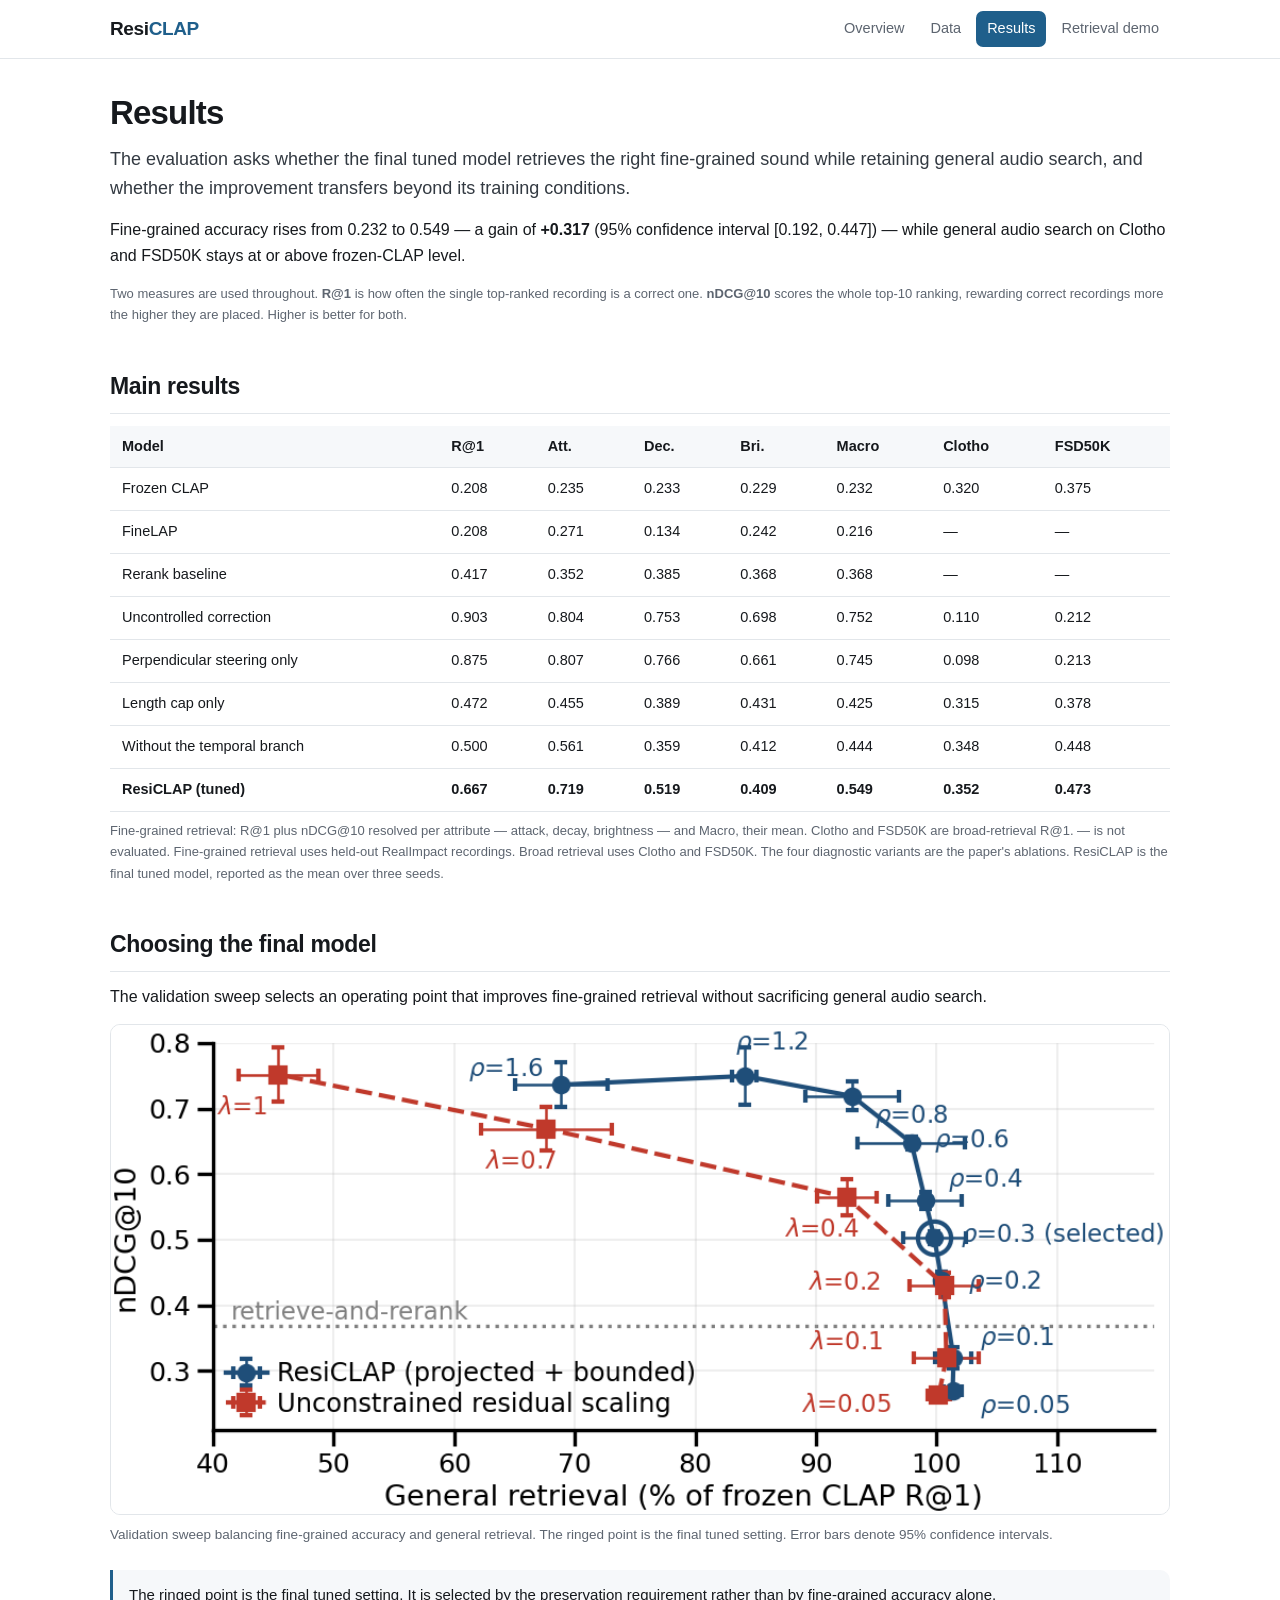
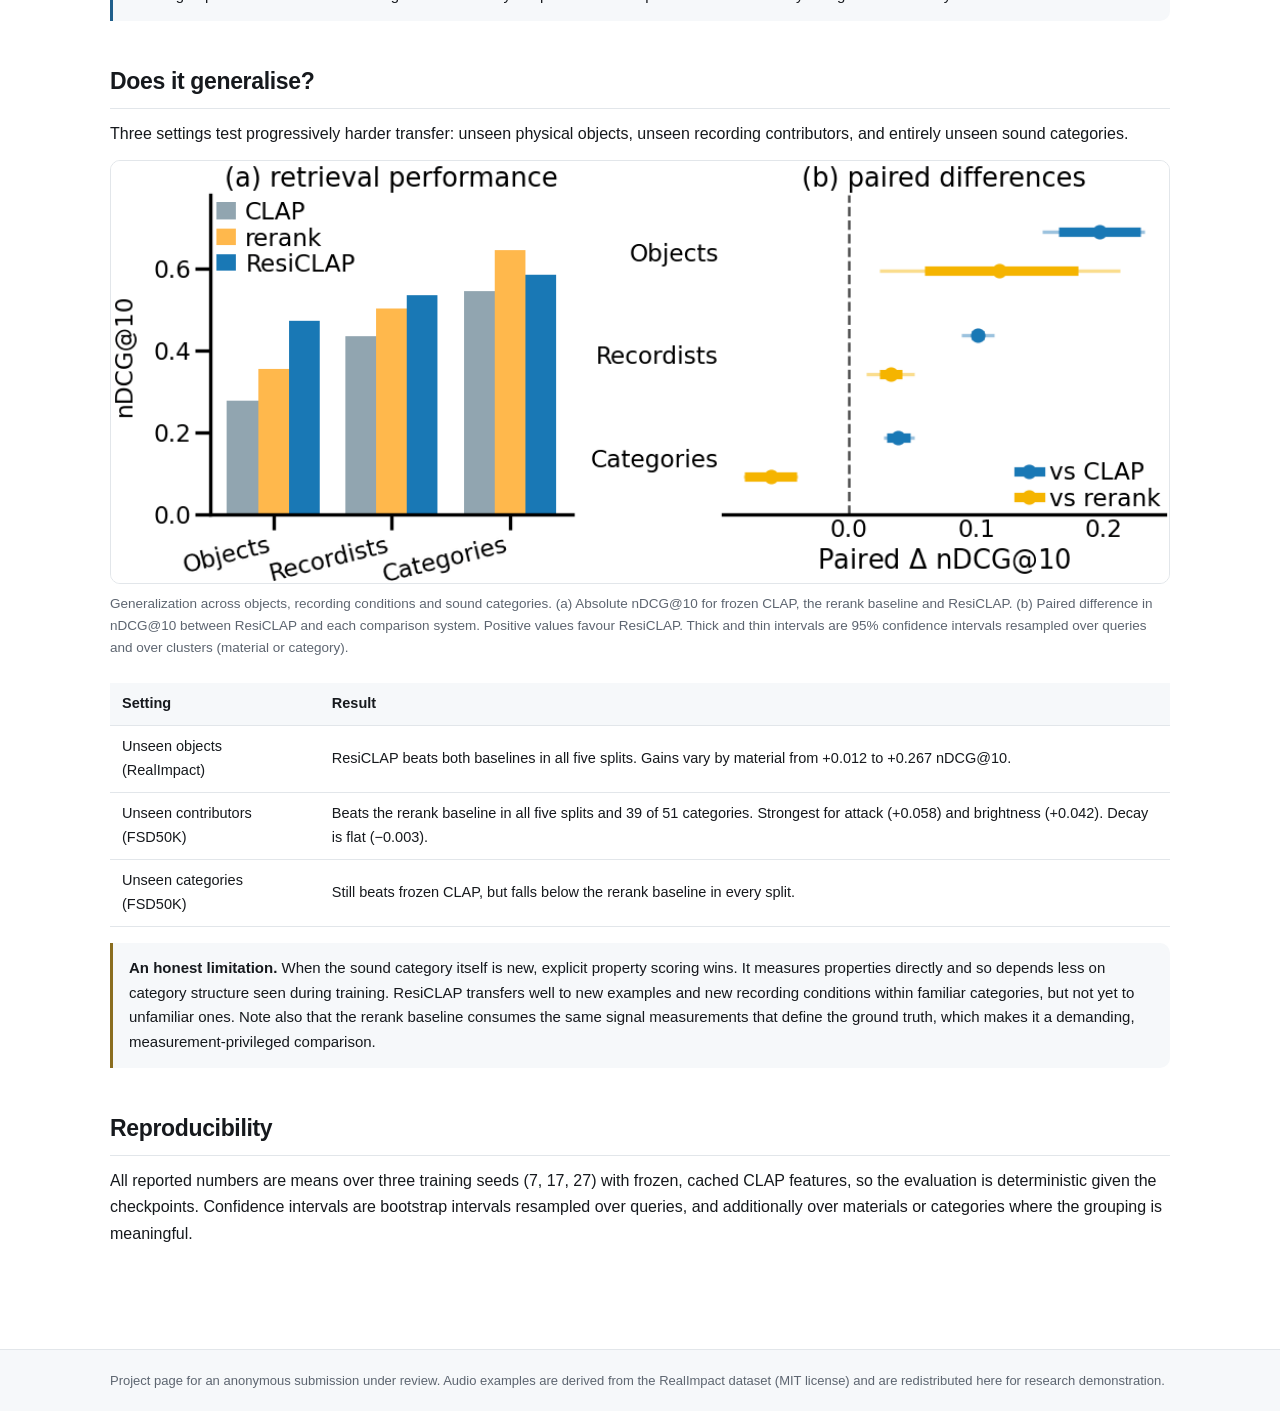
<file: results.html>
<!DOCTYPE html>
<html lang="en">
<head>
<meta charset="utf-8">
<meta name="viewport" content="width=device-width, initial-scale=1">
<title>Results &amp;middot; ResiCLAP: Semantic-Preserving Residual Enhancement for Fine-Grained Impact Sound Retrieval</title>
<meta name="description" content="Project page for ResiCLAP: Semantic-Preserving Residual Enhancement for Fine-Grained Impact Sound Retrieval">
<link rel="stylesheet" href="assets/css/site.css">
</head>
<body>
<header class="topbar">
  <div class="wrap">
    <a class="brand" href="index.html">Resi<span>CLAP</span></a>
    <nav><a href="index.html">Overview</a><a href="dataset.html">Data</a><a href="results.html" class="active">Results</a><a href="demo.html">Retrieval demo</a></nav>
  </div>
</header>
<main class="wrap">

<section>
  <h1>Results</h1>
  <p class="lede">The evaluation asks whether the final tuned model retrieves
  the right fine-grained sound while retaining general audio search, and
  whether the improvement transfers beyond its training conditions.</p>
  <p>Fine-grained accuracy rises from 0.232 to 0.549 &mdash; a gain of
  <strong>+0.317</strong> (95% confidence interval [0.192, 0.447]) &mdash;
  while general audio search on Clotho and FSD50K stays at or above frozen-CLAP
  level.</p>
  <p class="tnote">Two measures are used throughout. <strong>R@1</strong> is how
  often the single top-ranked recording is a correct one.
  <strong>nDCG@10</strong> scores the whole top-10 ranking, rewarding correct
  recordings more the higher they are placed. Higher is better for both.</p>
</section>

<section id="main-results">
  <h2>Main results</h2>
  <div class="tablewrap"><table><thead><tr><th>Model</th><th>R@1</th><th>Att.</th><th>Dec.</th><th>Bri.</th><th>Macro</th><th>Clotho</th><th>FSD50K</th></tr></thead><tbody><tr><td>Frozen CLAP</td><td>0.208</td><td>0.235</td><td>0.233</td><td>0.229</td><td>0.232</td><td>0.320</td><td>0.375</td></tr><tr><td>FineLAP</td><td>0.208</td><td>0.271</td><td>0.134</td><td>0.242</td><td>0.216</td><td>&mdash;</td><td>&mdash;</td></tr><tr><td>Rerank baseline</td><td>0.417</td><td>0.352</td><td>0.385</td><td>0.368</td><td>0.368</td><td>&mdash;</td><td>&mdash;</td></tr><tr><td>Uncontrolled correction</td><td>0.903</td><td>0.804</td><td>0.753</td><td>0.698</td><td>0.752</td><td>0.110</td><td>0.212</td></tr><tr><td>Perpendicular steering only</td><td>0.875</td><td>0.807</td><td>0.766</td><td>0.661</td><td>0.745</td><td>0.098</td><td>0.213</td></tr><tr><td>Length cap only</td><td>0.472</td><td>0.455</td><td>0.389</td><td>0.431</td><td>0.425</td><td>0.315</td><td>0.378</td></tr><tr><td>Without the temporal branch</td><td>0.500</td><td>0.561</td><td>0.359</td><td>0.412</td><td>0.444</td><td>0.348</td><td>0.448</td></tr><tr><td><strong>ResiCLAP (tuned)</strong></td><td><strong>0.667</strong></td><td><strong>0.719</strong></td><td><strong>0.519</strong></td><td><strong>0.409</strong></td><td><strong>0.549</strong></td><td><strong>0.352</strong></td><td><strong>0.473</strong></td></tr></tbody></table><p class="tnote">Fine-grained retrieval: R@1 plus nDCG@10 resolved per attribute &mdash; attack, decay, brightness &mdash; and Macro, their mean. Clotho and FSD50K are broad-retrieval R@1. &mdash; is not evaluated. Fine-grained retrieval uses held-out RealImpact recordings. Broad retrieval uses Clotho and FSD50K. The four diagnostic variants are the paper's ablations. ResiCLAP is the final tuned model, reported as the mean over three seeds.</p></div>
</section>

<section id="budgets">
  <h2>Choosing the final model</h2>
  <p>The validation sweep selects an operating point that improves fine-grained
  retrieval without sacrificing general audio search.</p>
  <figure class="fig ">
  <img src="assets/img/residual_frontier.png" alt="Validation sweep balancing fine-grained accuracy and general retrieval. The ringed point is the final tuned se" loading="lazy">
  <figcaption>Validation sweep balancing fine-grained accuracy and general retrieval. The ringed point is the final tuned setting. Error bars denote 95% confidence intervals.</figcaption>
</figure>
  <p class="callout">The ringed point is the final tuned setting. It is selected
  by the preservation requirement rather than by fine-grained accuracy alone.</p>
</section>

<section>
  <h2>Does it generalise?</h2>
  <p>Three settings test progressively harder transfer: unseen physical objects,
  unseen recording contributors, and entirely unseen sound categories.</p>
  <figure class="fig ">
  <img src="assets/img/rotation_results.png" alt="Generalization across objects, recording conditions and sound categories. (a) Absolute nDCG@10 for frozen CLAP" loading="lazy">
  <figcaption>Generalization across objects, recording conditions and sound categories. (a) Absolute nDCG@10 for frozen CLAP, the rerank baseline and ResiCLAP. (b) Paired difference in nDCG@10 between ResiCLAP and each comparison system. Positive values favour ResiCLAP. Thick and thin intervals are 95% confidence intervals resampled over queries and over clusters (material or category).</figcaption>
</figure>
  <div class="tablewrap"><table><thead><tr><th>Setting</th><th>Result</th></tr></thead><tbody><tr><td>Unseen objects (RealImpact)</td><td>ResiCLAP beats both baselines in all five splits. Gains vary by material from +0.012 to +0.267 nDCG@10.</td></tr><tr><td>Unseen contributors (FSD50K)</td><td>Beats the rerank baseline in all five splits and 39 of 51 categories. Strongest for attack (+0.058) and brightness (+0.042). Decay is flat (&minus;0.003).</td></tr><tr><td>Unseen categories (FSD50K)</td><td>Still beats frozen CLAP, but falls below the rerank baseline in every split.</td></tr></tbody></table></div>
  <p class="callout warn"><strong>An honest limitation.</strong> When the sound
  category itself is new, explicit property scoring wins. It measures
  properties directly and so depends less on category structure seen during
  training. ResiCLAP transfers well to new examples and new recording
  conditions within familiar categories, but not yet to unfamiliar ones. Note
  also that the rerank baseline consumes the same signal measurements that
  define the ground truth, which makes it a demanding, measurement-privileged
  comparison.</p>
</section>

<section>
  <h2>Reproducibility</h2>
  <p>All reported numbers are means over three training seeds (7, 17, 27) with
  frozen, cached CLAP features, so the evaluation is deterministic given the
  checkpoints. Confidence intervals are bootstrap intervals resampled over
  queries, and additionally over materials or categories where the grouping is
  meaningful.</p>
</section>

</main>
<footer class="footer">
  <div class="wrap">
    <p>Project page for an anonymous submission under review. Audio examples are
    derived from the RealImpact dataset (MIT license) and are redistributed here
    for research demonstration.</p>
  </div>
</footer>
<script src="assets/js/data-retrieval.js"></script>
<script src="assets/js/site.js"></script>
</body>
</html>
</file>
<file: assets/css/site.css>
:root {
  --ink: #16191d;
  --muted: #5d6570;
  --line: #e2e6ea;
  --bg: #ffffff;
  --soft: #f6f8fa;
  --accent: #1f5f8b;
  --good: #1a7f4b;
  --bad: #b23b3b;
  --warn: #8a6d1f;
  --radius: 10px;
}
* { box-sizing: border-box; }
html { -webkit-text-size-adjust: 100%; }
body {
  margin: 0;
  background: var(--bg);
  color: var(--ink);
  font: 16px/1.65 -apple-system, BlinkMacSystemFont, "Segoe UI", Roboto,
        "Helvetica Neue", Arial, sans-serif;
}
.wrap { width: min(1060px, 92vw); margin: 0 auto; }
a { color: var(--accent); }

.topbar {
  position: sticky; top: 0; z-index: 20;
  background: rgba(255,255,255,.92);
  backdrop-filter: saturate(150%) blur(8px);
  border-bottom: 1px solid var(--line);
}
.topbar .wrap {
  display: flex; align-items: center; justify-content: space-between;
  gap: 16px; min-height: 58px; flex-wrap: wrap;
}
.brand {
  font-weight: 700; font-size: 19px; letter-spacing: -.02em;
  text-decoration: none; color: var(--ink);
}
.brand span { color: var(--accent); }
.topbar nav { display: flex; gap: 4px; flex-wrap: wrap; }
.topbar nav a {
  padding: 6px 11px; border-radius: 7px; text-decoration: none;
  color: var(--muted); font-size: 14.5px; font-weight: 500;
}
.topbar nav a:hover { background: var(--soft); color: var(--ink); }
.topbar nav a.active { background: var(--accent); color: #fff; }

main { padding: 34px 0 60px; }
section { margin-bottom: 42px; }
h1 { font-size: 33px; line-height: 1.2; letter-spacing: -.025em; margin: 0 0 12px; }
h2 { font-size: 23px; letter-spacing: -.015em; margin: 0 0 12px;
     padding-bottom: 7px; border-bottom: 1px solid var(--line); }
h3 { font-size: 17px; margin: 22px 0 8px; }
h4 { font-size: 15px; margin: 0 0 6px; }
p { margin: 0 0 13px; }

.hero { padding: 10px 0 6px; }
.eyebrow {
  text-transform: uppercase; letter-spacing: .09em; font-size: 11.5px;
  font-weight: 700; color: var(--muted); margin-bottom: 10px;
}
.hero h1 { font-size: 38px; }
.lede { font-size: 18px; color: #333a42; }
.cards { display: grid; gap: 14px; grid-template-columns: repeat(3, 1fr); }
.card { background: var(--soft); border: 1px solid var(--line);
        border-radius: var(--radius); padding: 16px; }
.card h3 { margin: 0 0 6px; font-size: 15.5px; }
.card p { margin: 0; font-size: 14.5px; color: #3d444d; }

.cols { display: grid; gap: 22px; grid-template-columns: 1fr 1fr; }
.cols.three { grid-template-columns: repeat(3, 1fr); }
.cols ul { margin: 0; padding-left: 18px; }
.cols li { margin-bottom: 6px; font-size: 14.5px; }

.stats { display: grid; gap: 14px; grid-template-columns: repeat(4, 1fr); }
.stats div {
  border: 1px solid var(--line); border-radius: var(--radius);
  padding: 15px; text-align: center;
}
.stats strong { display: block; font-size: 25px; letter-spacing: -.02em; }
.stats span { font-size: 13px; color: var(--muted); }

.tablewrap { overflow-x: auto; margin: 0 0 14px; }
table { border-collapse: collapse; width: 100%; font-size: 14.5px; }
th, td { text-align: left; padding: 9px 12px; border-bottom: 1px solid var(--line); }
th { background: var(--soft); font-weight: 600; white-space: nowrap; }
td code { background: var(--soft); padding: 1px 5px; border-radius: 4px; font-size: 13px; }
.tnote { font-size: 13px; color: var(--muted); margin: 8px 0 0; }

.fig { margin: 0 0 24px; }
.fig img {
  width: 100%; height: auto; display: block;
  border: 1px solid var(--line); border-radius: var(--radius); background: #fff;
}
.fig.wide img { padding: 10px; }
.fig figcaption { font-size: 13.5px; color: var(--muted); margin-top: 9px; }

.eq {
  background: var(--soft); border: 1px solid var(--line);
  border-radius: var(--radius); padding: 14px 16px; margin: 0 0 13px;
  font-size: 16px; text-align: center; overflow-x: auto;
}
.callout {
  border-left: 3px solid var(--accent); background: var(--soft);
  padding: 13px 16px; border-radius: 0 var(--radius) var(--radius) 0;
  font-size: 15px; margin: 16px 0 0;
}
.callout.warn { border-left-color: var(--warn); }

.pipeline { display: grid; gap: 12px; grid-template-columns: repeat(4, 1fr);
            margin-bottom: 24px; }
.stage { border: 1px solid var(--line); border-radius: var(--radius); padding: 14px; }
.stage span {
  display: inline-grid; place-items: center; width: 24px; height: 24px;
  border-radius: 50%; background: var(--accent); color: #fff;
  font-size: 13px; font-weight: 700; margin-bottom: 8px;
}
.stage h3 { margin: 0 0 5px; font-size: 15px; }
.stage p { margin: 0; font-size: 13.5px; color: #3d444d; }
.reasons { font-size: 14.5px; margin: 0 0 16px; padding-left: 18px; }

.controls { display: flex; gap: 14px; flex-wrap: wrap; margin-bottom: 18px; }
.control { display: flex; flex-direction: column; gap: 5px; }
.control label {
  font-size: 11.5px; text-transform: uppercase; letter-spacing: .07em;
  font-weight: 700; color: var(--muted);
}
select {
  font: inherit; font-size: 14.5px; padding: 8px 11px;
  border: 1px solid var(--line); border-radius: 8px; background: #fff;
  min-width: 168px;
}
.anchorbox {
  border: 1px solid var(--line); border-left: 3px solid var(--accent);
  border-radius: var(--radius); padding: 15px 17px; margin-bottom: 18px;
  background: #fbfcfd;
}
.anchorbox h3 { margin: 0 0 6px; font-size: 15px; }
.anchorbox .hint { margin: 0 0 13px; font-size: 13.5px; color: var(--muted); }
.anchorrow { display: grid; grid-template-columns: 1fr 1fr; gap: 12px; }
.anchor {
  display: flex; align-items: center; gap: 11px;
  border: 1px solid var(--line); border-radius: var(--radius);
  padding: 9px 12px; background: var(--bg);
}
.anchor .name { font-size: 14px; font-weight: 600; }
.anchor .sub { font-size: 12px; color: var(--muted);
               font-variant-numeric: tabular-nums; }

.qsummary {
  background: var(--soft); border: 1px solid var(--line);
  border-radius: var(--radius); padding: 15px 17px; margin-bottom: 20px;
}
.qsummary .query { font-size: 19px; font-weight: 600; letter-spacing: -.01em; }
.qsummary .meta { font-size: 13.5px; color: var(--muted); margin-top: 5px; }
.deltapill {
  display: inline-block; margin-top: 9px; font-size: 12.5px; font-weight: 700;
  padding: 3px 10px; border-radius: 999px;
}
.deltapill.good { background: #e7f4ec; color: var(--good); }
.deltapill.bad { background: #fbecec; color: var(--bad); }
.deltapill.flat { background: #eceef0; color: var(--muted); }

.chips { display: flex; gap: 9px; flex-wrap: wrap; margin-bottom: 20px; }
.chip {
  font: inherit; font-size: 13.5px; cursor: pointer;
  padding: 7px 13px; border-radius: 999px; background: #fff;
  border: 1px solid var(--line); color: var(--ink);
  display: inline-flex; align-items: center; gap: 8px;
}
.chip:hover { background: var(--soft); }
.chip span {
  font-size: 11.5px; font-weight: 700; color: var(--muted);
  font-variant-numeric: tabular-nums;
}

.compare { display: grid; gap: 18px; grid-template-columns: 1fr 1fr; }
.panel { border: 1px solid var(--line); border-radius: var(--radius); overflow: hidden; }
.panel > header {
  padding: 11px 15px; background: var(--soft); border-bottom: 1px solid var(--line);
  display: flex; align-items: baseline; justify-content: space-between; gap: 10px;
}
.panel h3 { margin: 0; font-size: 15.5px; }
.panel .score { font-size: 12.5px; color: var(--muted); white-space: nowrap; }
.panel.win > header { background: #eef6f1; }

.row {
  display: flex; align-items: center; gap: 11px;
  padding: 9px 14px; border-bottom: 1px solid var(--line);
}
.row:last-child { border-bottom: 0; }
.rank { font-size: 12px; color: var(--muted); width: 18px; font-variant-numeric: tabular-nums; }
.play {
  flex: none; width: 30px; height: 30px; border-radius: 50%;
  border: 1px solid var(--line); background: #fff; cursor: pointer;
  display: grid; place-items: center; color: var(--accent); font-size: 11px;
  padding: 0; line-height: 1;
}
.play:hover { background: var(--soft); }
.play.playing { background: var(--accent); border-color: var(--accent); color: #fff; }
.play[disabled] { opacity: .35; cursor: not-allowed; }
.info { flex: 1 1 auto; min-width: 0; }
.info .name {
  font-size: 14px; font-weight: 500; white-space: nowrap;
  overflow: hidden; text-overflow: ellipsis;
}
.info .sub { font-size: 12px; color: var(--muted); font-variant-numeric: tabular-nums; }
.pill {
  font-size: 11px; font-weight: 700; padding: 2px 8px; border-radius: 999px;
  white-space: nowrap;
}
.pill.good { background: #e7f4ec; color: var(--good); }
.pill.bad { background: #fbecec; color: var(--bad); }

.footer { border-top: 1px solid var(--line); padding: 20px 0; background: var(--soft); }
.footer p { margin: 0; font-size: 13px; color: var(--muted); }

@media (max-width: 860px) {
  .cards, .cols, .cols.three, .stats, .compare, .anchorrow {
    grid-template-columns: 1fr;
  }
  .hero h1 { font-size: 29px; }
  h1 { font-size: 27px; }
}
</file>
